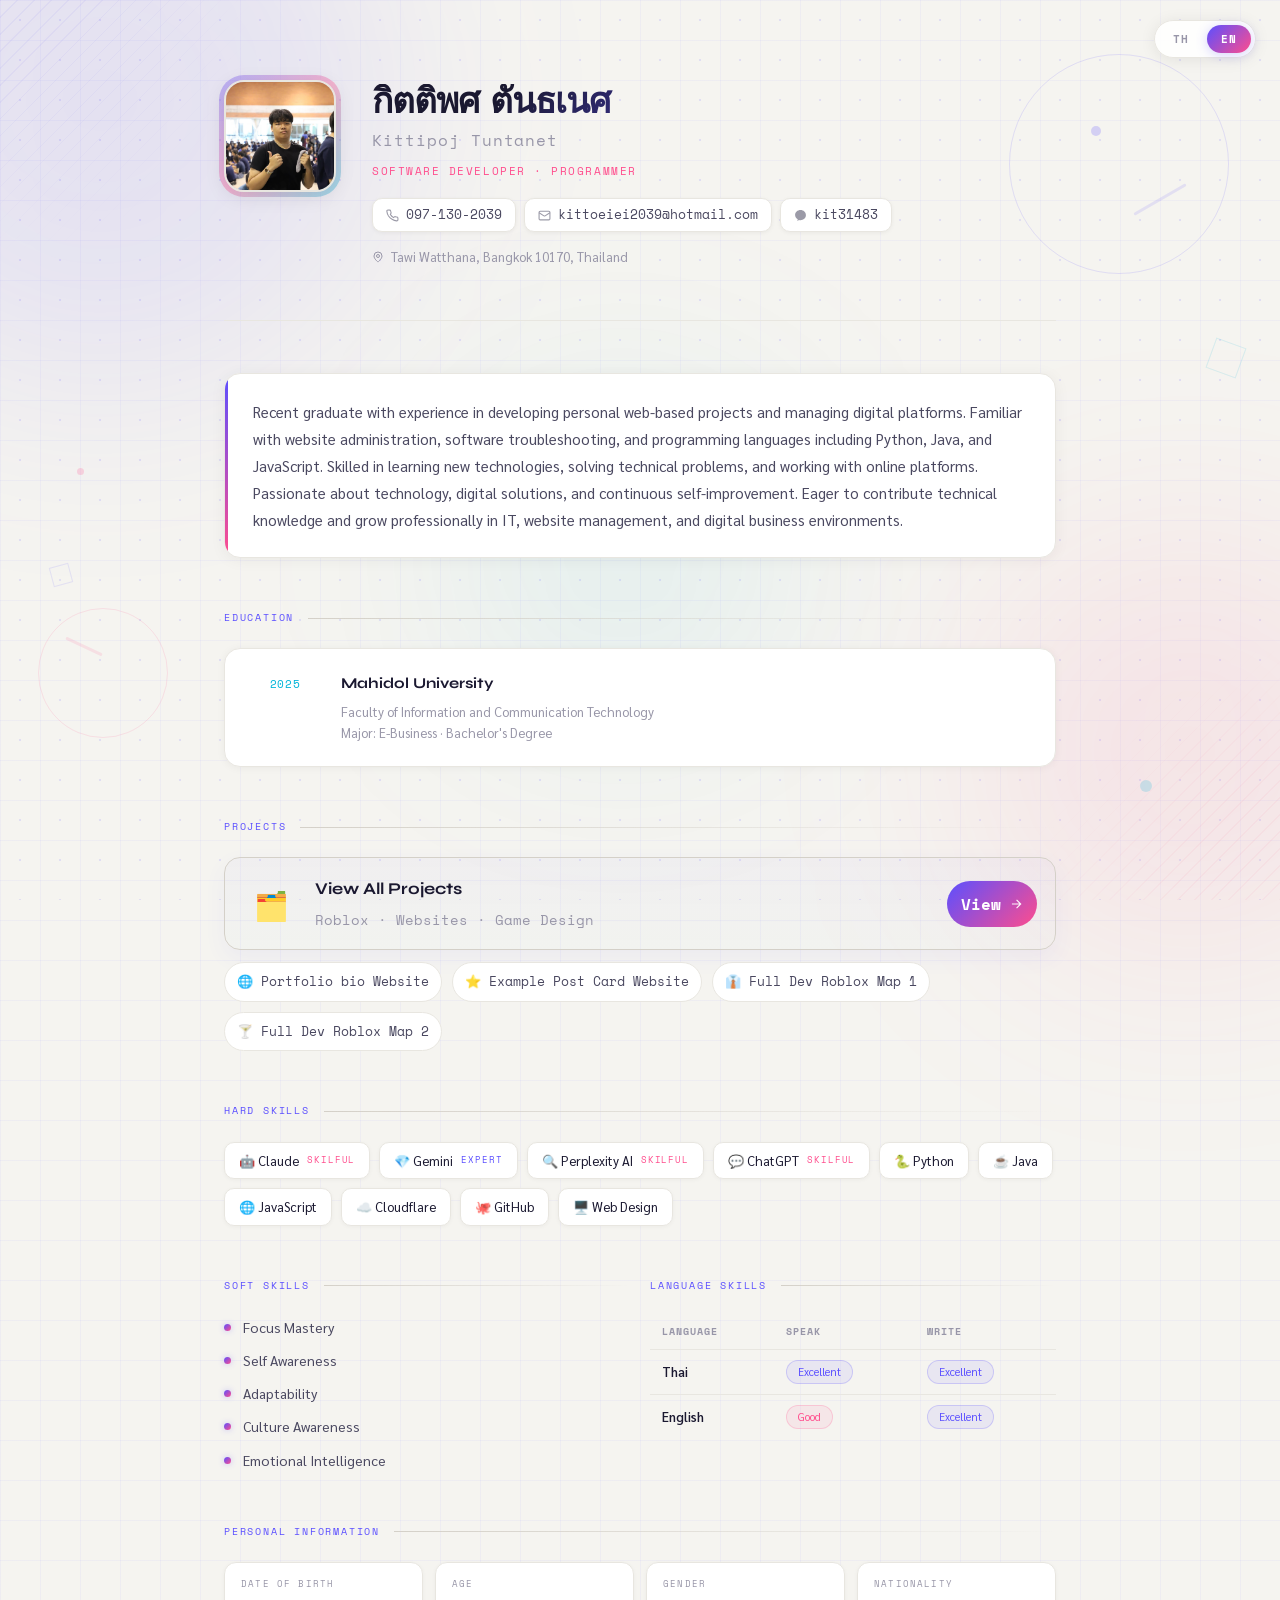
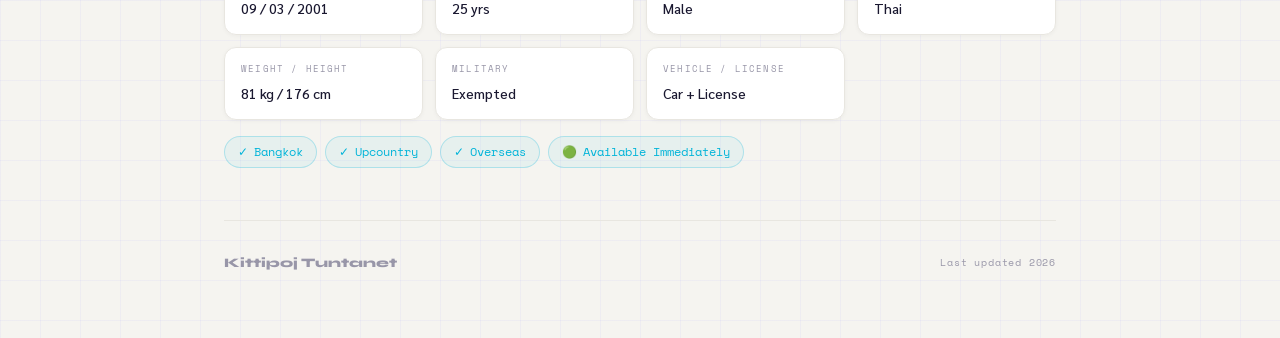
<file: index.html>
<!DOCTYPE html>
<html lang="th">
<head>
  <meta charset="UTF-8" />
  <meta name="viewport" content="width=device-width, initial-scale=1.0" />
  <title>Kittipoj Tuntanet</title>

  <!-- Google Fonts -->
  <link rel="preconnect" href="https://fonts.googleapis.com" />
  <link rel="preconnect" href="https://fonts.gstatic.com" crossorigin />
  <link href="https://fonts.googleapis.com/css2?family=Syne:wght@400;600;700;800&family=Sarabun:wght@300;400;500;600&family=Space+Mono:wght@400;700&display=swap" rel="stylesheet" />

  <!-- Main Stylesheet -->
  <link rel="stylesheet" href="css/style.css" />
</head>
<body>

  <!-- Background effects -->
  <div class="grid-bg"></div>
  <div class="glow-blob glow-blob-1"></div>
  <div class="glow-blob glow-blob-2"></div>
  <div class="glow-blob glow-blob-3"></div>

  <!-- Decorative floating shapes -->
  <div class="deco-shapes" aria-hidden="true">
    <div class="deco deco-ring deco-ring-1"></div>
    <div class="deco deco-ring deco-ring-2"></div>
    <div class="deco deco-dot deco-dot-1"></div>
    <div class="deco deco-dot deco-dot-2"></div>
    <div class="deco deco-dot deco-dot-3"></div>
    <div class="deco deco-line deco-line-1"></div>
    <div class="deco deco-line deco-line-2"></div>
    <div class="deco deco-square deco-square-1"></div>
    <div class="deco deco-square deco-square-2"></div>
  </div>

  <!-- ── Language Toggle ── -->
  <div class="lang-toggle">
    <button class="lang-btn active" id="btn-th" onclick="setLang('th')">TH</button>
    <button class="lang-btn"        id="btn-en" onclick="setLang('en')">EN</button>
  </div>

  <div class="page">

    <!-- ════════════════════════════
         HERO
         ════════════════════════════ -->
    <header class="hero">
      <div class="avatar-wrap">
        <div class="avatar-ring"></div>
        <img id="profile-img" src="photo.jpg" alt="Kittipoj Tuntanet"
             onerror="this.style.display='none'; document.getElementById('avatar-fallback').style.display='flex'" />
        <div id="avatar-fallback" class="avatar-placeholder" style="display:none;">👤</div>
      </div>

      <div class="hero-info">
        <h1 class="hero-name">กิตติพศ ตันธเนศ</h1>
        <p class="hero-name-sub">Kittipoj Tuntanet</p>
        <div class="hero-sub">
          <span class="inline-lang" data-lang="th">โปรแกรมเมอร์ · นักพัฒนาซอฟต์แวร์</span>
          <span class="inline-lang" data-lang="en">Software Developer · Programmer</span>
        </div>

        <div class="contacts">
          <a href="tel:0971302039" class="contact-chip">
            <svg width="13" height="13" viewBox="0 0 24 24" fill="none" stroke="currentColor" stroke-width="2">
              <path d="M22 16.92v3a2 2 0 0 1-2.18 2 19.79 19.79 0 0 1-8.63-3.07A19.5 19.5 0 0 1 4.69 13a19.79 19.79 0 0 1-3.07-8.67A2 2 0 0 1 3.6 2h3a2 2 0 0 1 2 1.72c.127.96.361 1.903.7 2.81a2 2 0 0 1-.45 2.11L8.09 9.91a16 16 0 0 0 6 6l1.27-1.27a2 2 0 0 1 2.11-.45c.907.339 1.85.573 2.81.7A2 2 0 0 1 22 16.92z"/>
            </svg>
            097-130-2039
          </a>
          <a href="mailto:kittoeiei2039@hotmail.com" class="contact-chip">
            <svg width="13" height="13" viewBox="0 0 24 24" fill="none" stroke="currentColor" stroke-width="2">
              <rect x="2" y="4" width="20" height="16" rx="2"/>
              <path d="m22 7-8.97 5.7a1.94 1.94 0 0 1-2.06 0L2 7"/>
            </svg>
            kittoeiei2039@hotmail.com
          </a>
          <a href="https://line.me/ti/p/kit31483" target="_blank" class="contact-chip">
            <svg width="13" height="13" viewBox="0 0 24 24" fill="currentColor">
              <path d="M12 2C6.48 2 2 6.08 2 11.1c0 3.33 1.97 6.26 4.96 7.96L6 22l3.25-1.7c.88.24 1.8.37 2.75.37 5.52 0 10-4.08 10-9.1C22 6.08 17.52 2 12 2z"/>
            </svg>
            kit31483
          </a>
        </div>

        <div class="location-line">
          <svg width="12" height="12" viewBox="0 0 24 24" fill="none" stroke="currentColor" stroke-width="2">
            <path d="M20 10c0 6-8 12-8 12s-8-6-8-12a8 8 0 0 1 16 0Z"/>
            <circle cx="12" cy="10" r="3"/>
          </svg>
          <span class="inline-lang" data-lang="th">เขตทวีวัฒนา, กรุงเทพมหานคร 10170</span>
          <span class="inline-lang" data-lang="en">Tawi Watthana, Bangkok 10170, Thailand</span>
        </div>
      </div>
    </header>

    <!-- ════════════════════════════
         ABOUT / SUMMARY
         ════════════════════════════ -->
    <div class="summary-box" data-lang="th">
      นักพัฒนาซอฟต์แวร์จบใหม่ที่มีประสบการณ์จากการพัฒนาโปรเจกต์ส่วนตัวด้าน Web Development และ Software Development 
      มีความรู้พื้นฐานในการเขียนโปรแกรมด้วย Python, Java และ JavaScript รวมถึงการพัฒนาเว็บไซต์และการใช้งานเครื่องมือต่างๆ 
      เช่น GitHub และ Cloudflareมีประสบการณ์ในการวางแผน ออกแบบ และพัฒนาโปรเจกต์ด้วยตนเอง สามารถเรียนรู้เทคโนโลยีใหม่
      ได้อย่างรวดเร็ว และพร้อมพัฒนาทักษะเพิ่มเติมเพื่อสร้างผลงานที่มีคุณภาพ พร้อมทั้งสามารถทำงานร่วมกับผู้อื่น รับฟังความคิดเห็น 
      และแก้ไขปัญหาได้อย่างเป็นระบบ
    </div>
    <div class="summary-box" data-lang="en">
      Recent graduate with experience in developing personal web-based projects and managing digital platforms.
      Familiar with website administration, software troubleshooting, and programming languages including Python, Java, and JavaScript.
      Skilled in learning new technologies, solving technical problems, and working with online platforms. 
      Passionate about technology, digital solutions, and continuous self-improvement. Eager to contribute technical 
      knowledge and grow professionally in IT, website management, and digital business environments.
    </div>

    <!-- ════════════════════════════
         EDUCATION
         ════════════════════════════ -->
    <section class="section">
      <div class="section-label">
        <span class="inline-lang" data-lang="th">ประวัติการศึกษา</span>
        <span class="inline-lang" data-lang="en">Education</span>
      </div>
      <div class="edu-block">
        <div class="edu-year">2025</div>
        <div>
          <div class="edu-name">
            <span class="inline-lang" data-lang="th">มหาวิทยาลัยมหิดล</span>
            <span class="inline-lang" data-lang="en">Mahidol University</span>
          </div>
          <div class="edu-detail">
            <span class="inline-lang" data-lang="th">
              คณะเทคโนโลยีสารสนเทศและการสื่อสาร<br/>
              สาขา: ธุรกิจอิเล็กทรอนิกส์ · ปริญญาตรี
            </span>
            <span class="inline-lang" data-lang="en">
              Faculty of Information and Communication Technology<br/>
              Major: E-Business · Bachelor's Degree
            </span>
          </div>
        </div>
      </div>
    </section>

    <!-- ════════════════════════════
         ปุ่มไปหน้า PROJECTS (เพิ่มใหม่!)
         ════════════════════════════ -->
    <section class="section" id="projects-cta">
  <div class="section-label">
    <span class="inline-lang" data-lang="th">โปรเจกต์</span>
    <span class="inline-lang" data-lang="en">Projects</span>
  </div>

  <!-- Clickable banner: whole card is the link -->
  <a href="projects.html" class="projects-cta-banner" aria-label="View all projects — เปิดหน้าโปรเจกต์ทั้งหมด">
    <div class="projects-cta-left">
      <div class="projects-cta-icon" aria-hidden="true">🗂️</div>
    </div>

    <div class="projects-cta-main">
      <div class="projects-cta-title">
        <span class="inline-lang" data-lang="th">ดูโปรเจกต์ทั้งหมด</span>
        <span class="inline-lang" data-lang="en">View All Projects</span>
      </div>
      <div class="projects-cta-sub">
        <span class="inline-lang" data-lang="th">Roblox · เว็บไซต์ · Game Design</span>
        <span class="inline-lang" data-lang="en">Roblox · Websites · Game Design</span>
      </div>
    </div>

    <div class="projects-cta-action" aria-hidden="true">
      <span class="projects-btn">
        <span class="inline-lang" data-lang="th">ดู</span>
        <span class="inline-lang" data-lang="en">View</span>
        <svg class="btn-arrow" width="14" height="14" viewBox="0 0 24 24" fill="none" stroke="currentColor" stroke-width="2" aria-hidden="true"><path d="M5 12h14M13 5l7 7-7 7"/></svg>
      </span>
    </div>
  </a>

  <!-- Quick chips (direct links) -->
  <div class="projects-quick-grid" aria-hidden="false">
    <a href="https://kittoeiei.page.gd/" class="quick-chip" target="_blank" rel="noopener">🌐 <span class="chip-text">Portfolio bio Website</span></a>
    <a href="https://kittoeiei-site.kittokub2.workers.dev/" class="quick-chip" target="_blank" rel="noopener">⭐ <span class="chip-text">Example Post Card Website</span></a>
    <a href="https://www.roblox.com/games/71297238657506" class="quick-chip" target="_blank" rel="noopener">👔 <span class="chip-text">Full Dev Roblox Map 1</span></a>
    <a href="https://www.roblox.com/games/70475790937399" class="quick-chip" target="_blank" rel="noopener">🍸 <span class="chip-text">Full Dev Roblox Map 2</span></a>
  </div>
</section>

    <!-- ════════════════════════════
         HARD SKILLS
         ════════════════════════════ -->
    <section class="section">
      <div class="section-label">
        <span class="inline-lang" data-lang="th">ทักษะด้านเทคนิค</span>
        <span class="inline-lang" data-lang="en">Hard Skills</span>
      </div>
      <div class="skills-grid">

        <!-- AI Tools -->
        <div class="skill-tag">
          <span>🤖 Claude</span>
          <span class="skill-level level-skilful">
            <span class="inline-lang" data-lang="th">ชำนาญ</span>
            <span class="inline-lang" data-lang="en">Skilful</span>
          </span>
        </div>
        <div class="skill-tag">
          <span>💎 Gemini</span>
          <span class="skill-level level-expert">
            <span class="inline-lang" data-lang="th">เชี่ยวชาญ</span>
            <span class="inline-lang" data-lang="en">Expert</span>
          </span>
        </div>
        <div class="skill-tag">
          <span>🔍 Perplexity AI</span>
          <span class="skill-level level-skilful">
            <span class="inline-lang" data-lang="th">ชำนาญ</span>
            <span class="inline-lang" data-lang="en">Skilful</span>
          </span>
        </div>
        <div class="skill-tag">
          <span>💬 ChatGPT</span>
          <span class="skill-level level-skilful">
            <span class="inline-lang" data-lang="th">ชำนาญ</span>
            <span class="inline-lang" data-lang="en">Skilful</span>
          </span>
        </div>

        <!-- Programming -->
        <div class="skill-tag"><span>🐍 Python</span></div>
        <div class="skill-tag"><span>☕ Java</span></div>
        <div class="skill-tag"><span>🌐 JavaScript</span></div>

        <!-- Web / DevOps -->
        <div class="skill-tag"><span>☁️ Cloudflare</span></div>
        <div class="skill-tag"><span>🐙 GitHub</span></div>
        <div class="skill-tag">
          <span class="inline-lang" data-lang="th">🖥️ ออกแบบเว็บไซต์</span>
          <span class="inline-lang" data-lang="en">🖥️ Web Design</span>
        </div>

      </div>
    </section>

    <!-- ════════════════════════════
         SOFT SKILLS + LANGUAGES
         ════════════════════════════ -->
    <div class="two-col section">

      <!-- Soft Skills -->
      <div>
        <div class="section-label">
          <span class="inline-lang" data-lang="th">ทักษะซอฟต์</span>
          <span class="inline-lang" data-lang="en">Soft Skills</span>
        </div>
        <div class="soft-list">
          <div class="soft-item">
            <div class="soft-dot"></div>
            <span class="inline-lang" data-lang="th">ทักษะการควบคุมจิตใจและสมาธิ</span>
            <span class="inline-lang" data-lang="en">Focus Mastery</span>
          </div>
          <div class="soft-item">
            <div class="soft-dot"></div>
            <span class="inline-lang" data-lang="th">ทักษะการรู้จักตนเอง</span>
            <span class="inline-lang" data-lang="en">Self Awareness</span>
          </div>
          <div class="soft-item">
            <div class="soft-dot"></div>
            <span class="inline-lang" data-lang="th">ทักษะความสามารถในการปรับตัว</span>
            <span class="inline-lang" data-lang="en">Adaptability</span>
          </div>
          <div class="soft-item">
            <div class="soft-dot"></div>
            <span class="inline-lang" data-lang="th">ทักษะการเข้าใจความแตกต่างทางวัฒนธรรม</span>
            <span class="inline-lang" data-lang="en">Culture Awareness</span>
          </div>
          <div class="soft-item">
            <div class="soft-dot"></div>
            <span class="inline-lang" data-lang="th">ทักษะความฉลาดทางอารมณ์</span>
            <span class="inline-lang" data-lang="en">Emotional Intelligence</span>
          </div>
        </div>
      </div>

      <!-- Language Proficiency -->
      <div>
        <div class="section-label">
          <span class="inline-lang" data-lang="th">ทักษะทางภาษา</span>
          <span class="inline-lang" data-lang="en">Language Skills</span>
        </div>
        <table class="lang-table">
          <thead>
            <tr>
              <th><span class="inline-lang" data-lang="th">ภาษา</span><span class="inline-lang" data-lang="en">Language</span></th>
              <th><span class="inline-lang" data-lang="th">พูด</span><span class="inline-lang" data-lang="en">Speak</span></th>
              <th><span class="inline-lang" data-lang="th">เขียน</span><span class="inline-lang" data-lang="en">Write</span></th>
            </tr>
          </thead>
          <tbody>
            <tr>
              <td class="lang-name"><span class="inline-lang" data-lang="th">ไทย</span><span class="inline-lang" data-lang="en">Thai</span></td>
              <td><span class="proficiency prof-excellent"><span class="inline-lang" data-lang="th">ดีมาก</span><span class="inline-lang" data-lang="en">Excellent</span></span></td>
              <td><span class="proficiency prof-excellent"><span class="inline-lang" data-lang="th">ดีมาก</span><span class="inline-lang" data-lang="en">Excellent</span></span></td>
            </tr>
            <tr>
              <td class="lang-name"><span class="inline-lang" data-lang="th">อังกฤษ</span><span class="inline-lang" data-lang="en">English</span></td>
              <td><span class="proficiency prof-good"><span class="inline-lang" data-lang="th">ดี</span><span class="inline-lang" data-lang="en">Good</span></span></td>
              <td><span class="proficiency prof-excellent"><span class="inline-lang" data-lang="th">ดีมาก</span><span class="inline-lang" data-lang="en">Excellent</span></span></td>
            </tr>
          </tbody>
        </table>
      </div>

    </div>

    <!-- ════════════════════════════
         PERSONAL INFORMATION
         ════════════════════════════ -->
    <section class="section">
      <div class="section-label">
        <span class="inline-lang" data-lang="th">ข้อมูลส่วนตัว</span>
        <span class="inline-lang" data-lang="en">Personal Information</span>
      </div>
      <div class="meta-grid">
        <div class="meta-item">
          <div class="meta-label"><span class="inline-lang" data-lang="th">วันเกิด</span><span class="inline-lang" data-lang="en">Date of Birth</span></div>
          <div class="meta-value">09 / 03 / 2001</div>
        </div>
        <div class="meta-item">
          <div class="meta-label"><span class="inline-lang" data-lang="th">อายุ</span><span class="inline-lang" data-lang="en">Age</span></div>
          <div class="meta-value"><span class="inline-lang" data-lang="th">25 ปี</span><span class="inline-lang" data-lang="en">25 yrs</span></div>
        </div>
        <div class="meta-item">
          <div class="meta-label"><span class="inline-lang" data-lang="th">เพศ</span><span class="inline-lang" data-lang="en">Gender</span></div>
          <div class="meta-value"><span class="inline-lang" data-lang="th">ชาย</span><span class="inline-lang" data-lang="en">Male</span></div>
        </div>
        <div class="meta-item">
          <div class="meta-label"><span class="inline-lang" data-lang="th">สัญชาติ</span><span class="inline-lang" data-lang="en">Nationality</span></div>
          <div class="meta-value"><span class="inline-lang" data-lang="th">ไทย</span><span class="inline-lang" data-lang="en">Thai</span></div>
        </div>
        <div class="meta-item">
          <div class="meta-label"><span class="inline-lang" data-lang="th">น้ำหนัก / ส่วนสูง</span><span class="inline-lang" data-lang="en">Weight / Height</span></div>
          <div class="meta-value">81 kg / 176 cm</div>
        </div>
        <div class="meta-item">
          <div class="meta-label"><span class="inline-lang" data-lang="th">ทหาร</span><span class="inline-lang" data-lang="en">Military</span></div>
          <div class="meta-value"><span class="inline-lang" data-lang="th">ได้รับการยกเว้น</span><span class="inline-lang" data-lang="en">Exempted</span></div>
        </div>
        <div class="meta-item">
          <div class="meta-label"><span class="inline-lang" data-lang="th">ยานพาหนะ</span><span class="inline-lang" data-lang="en">Vehicle / License</span></div>
          <div class="meta-value"><span class="inline-lang" data-lang="th">รถยนต์ + ใบขับขี่</span><span class="inline-lang" data-lang="en">Car + License</span></div>
        </div>
      </div>

      <!-- Availability -->
      <div class="avail-list">
        <div class="avail-chip">✓ <span class="inline-lang" data-lang="th">กรุงเทพฯ</span><span class="inline-lang" data-lang="en">Bangkok</span></div>
        <div class="avail-chip">✓ <span class="inline-lang" data-lang="th">ต่างจังหวัด</span><span class="inline-lang" data-lang="en">Upcountry</span></div>
        <div class="avail-chip">✓ <span class="inline-lang" data-lang="th">ต่างประเทศ</span><span class="inline-lang" data-lang="en">Overseas</span></div>
        <div class="avail-chip">🟢 <span class="inline-lang" data-lang="th">เริ่มงานได้ทันที</span><span class="inline-lang" data-lang="en">Available Immediately</span></div>
      </div>
    </section>

    <!-- ════════════════════════════
         FOOTER
         ════════════════════════════ -->
    <footer class="footer">
      <div class="footer-name">Kittipoj Tuntanet</div>
      <div class="footer-note">
        <span class="inline-lang" data-lang="th">อัปเดตล่าสุด 2026</span>
        <span class="inline-lang" data-lang="en">Last updated 2026</span>
      </div>
    </footer>

  </div><!-- /page -->

  <!-- Language Script -->
  <script src="js/lang.js"></script>

</body>
</html>
</file>
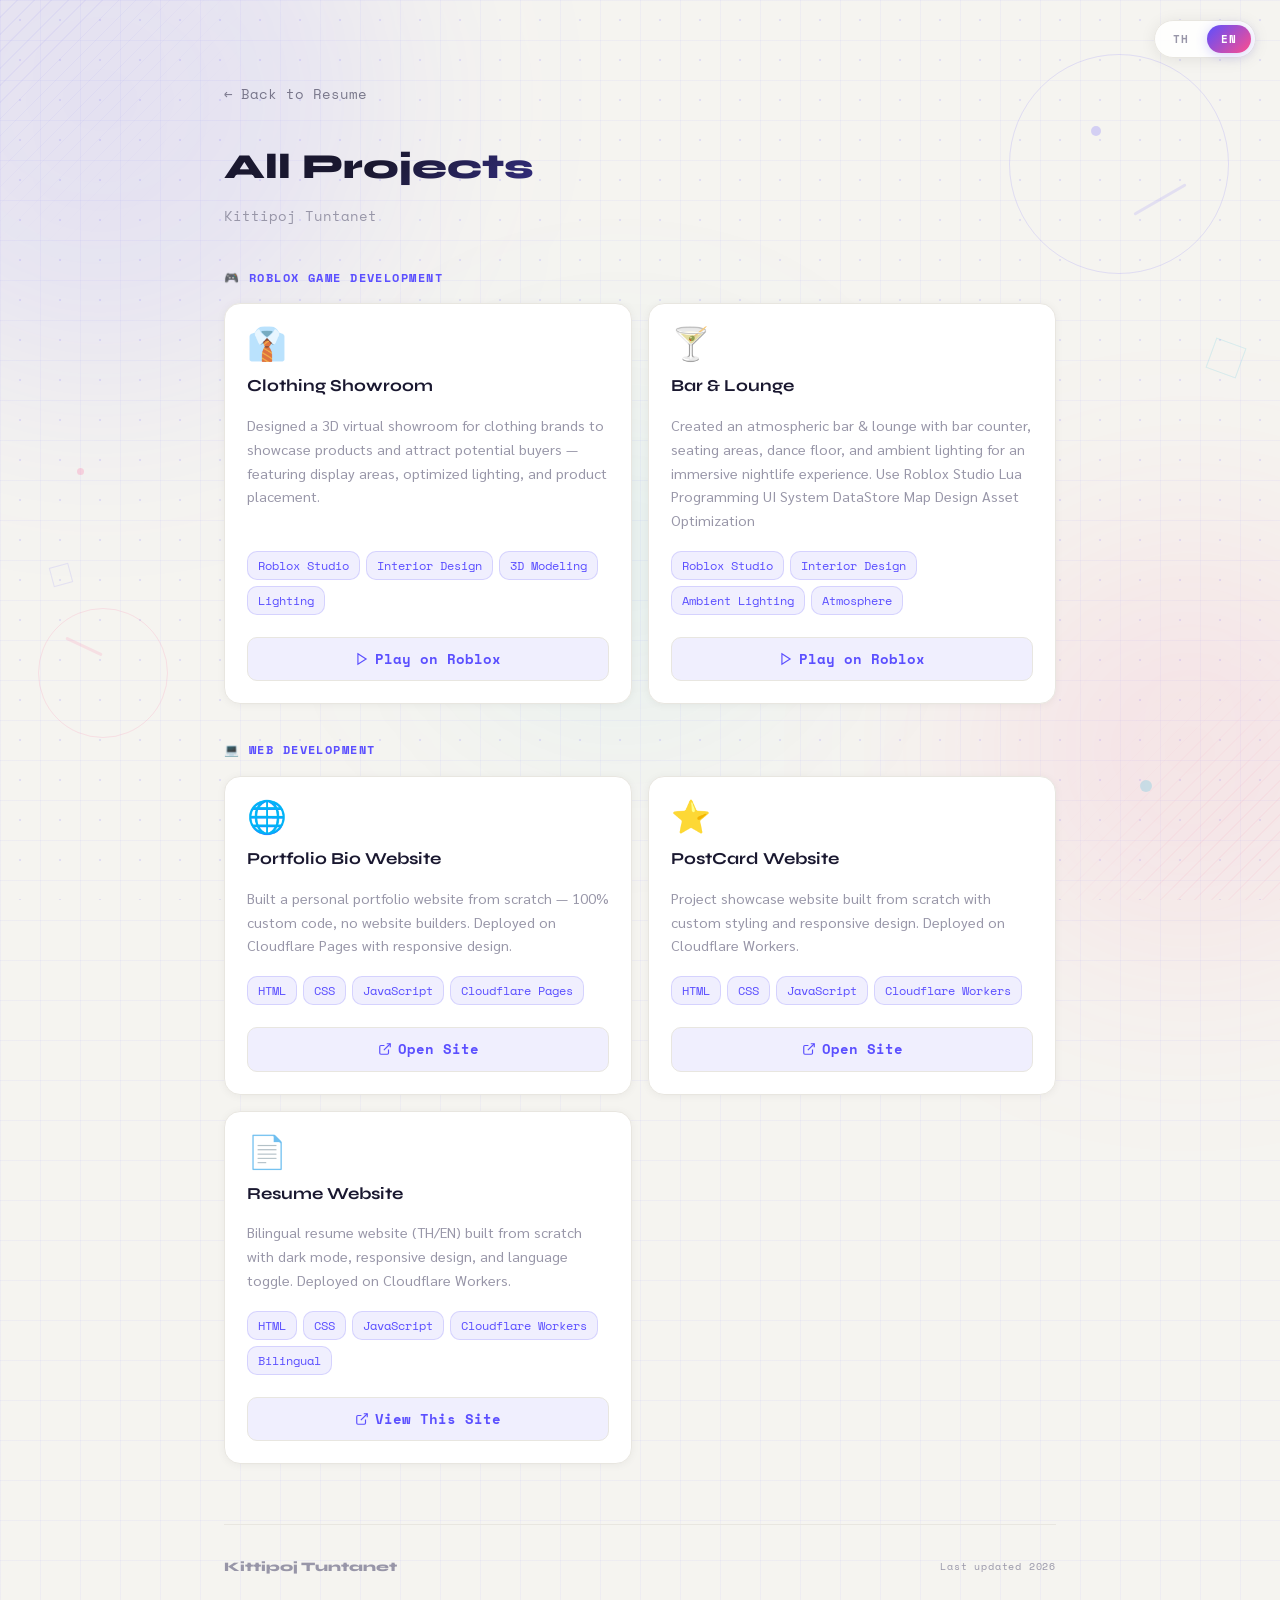
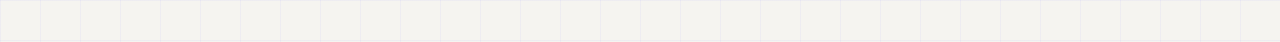
<file: projects.html>
<!DOCTYPE html>
<html lang="th">
<head>
  <meta charset="UTF-8" />
  <meta name="viewport" content="width=device-width, initial-scale=1.0" />
  <title>Projects — Kittipoj Tuntanet</title>
  <link rel="preconnect" href="https://fonts.googleapis.com" />
  <link rel="preconnect" href="https://fonts.gstatic.com" crossorigin />
  <link href="https://fonts.googleapis.com/css2?family=Syne:wght@400;600;700;800&family=Sarabun:wght@300;400;500;600&family=Space+Mono:wght@400;700&display=swap" rel="stylesheet" />
  <link rel="stylesheet" href="css/style.css" />
  <style>
    /* ── Back Button ── */
    .back-btn {
      display: inline-flex;
      align-items: center;
      gap: 8px;
      color: var(--text-secondary);
      text-decoration: none;
      opacity: 0.7;
      font-size: 0.9em;
      margin-bottom: 32px;
      transition: all 0.2s;
      font-family: var(--font-mono);
    }
    .back-btn:hover {
      opacity: 1;
      color: var(--accent);
      transform: translateX(-3px);
    }

    /* ── Page Title ── */
    .projects-page-title {
      font-family: var(--font-display);
      font-size: 2.2em;
      font-weight: 800;
      margin-bottom: 8px;
      background: linear-gradient(135deg, var(--text-primary) 20%, var(--accent) 75%);
      -webkit-background-clip: text;
      -webkit-text-fill-color: transparent;
      background-clip: text;
    }
    .projects-page-sub {
      font-family: var(--font-mono);
      font-size: 0.9em;
      color: var(--text-muted);
      margin-bottom: 40px;
    }

    /* ── Category Label ── */
    .cat-label {
      font-family: var(--font-mono);
      font-size: 0.75em;
      font-weight: 700;
      letter-spacing: 0.12em;
      text-transform: uppercase;
      color: var(--accent);
      margin: 36px 0 16px;
    }
    .cat-label:first-of-type { margin-top: 24px; }

    /* ── Project Cards Grid ── */
    .proj-grid {
      display: grid;
      grid-template-columns: repeat(auto-fill, minmax(280px, 1fr));
      gap: 16px;
    }

    /* ── Project Card ── */
    .proj-card {
      background: var(--surface);
      border: 1px solid var(--border);
      border-radius: var(--radius-card);
      padding: 22px;
      display: flex;
      flex-direction: column;
      gap: 10px;
      transition: all 0.25s ease;
      box-shadow: 0 1px 8px rgba(0,0,0,0.05);
    }
    .proj-card:hover {
      border-color: var(--accent);
      transform: translateY(-3px);
      box-shadow: 0 8px 32px rgba(91,79,255,0.12);
    }
    .proj-card-icon {
      font-size: 2em;
      line-height: 1;
      margin-bottom: 4px;
    }
    .proj-card-title {
      font-family: var(--font-display);
      font-size: 1.05em;
      font-weight: 700;
      color: var(--text-primary);
      margin-bottom: 4px;
    }
    .proj-card-desc {
      font-size: 0.9em;
      color: var(--text-muted);
      line-height: 1.65;
      flex: 1;
    }
    .proj-tags {
      display: flex;
      flex-wrap: wrap;
      gap: 6px;
      margin-top: 8px;
    }
    .proj-tag {
      font-size: 0.72em;
      font-family: var(--font-mono);
      padding: 4px 10px;
      border-radius: var(--radius-sm);
      background: var(--tag-bg);
      border: 1px solid rgba(91,79,255,0.18);
      color: var(--accent);
    }
    .proj-card-btn {
      display: inline-flex;
      align-items: center;
      justify-content: center;
      gap: 6px;
      margin-top: 12px;
      padding: 10px 16px;
      border-radius: var(--radius-sm);
      background: var(--tag-bg);
      border: 1px solid var(--border);
      color: var(--accent);
      text-decoration: none;
      font-size: 0.85em;
      font-family: var(--font-mono);
      font-weight: 600;
      transition: all 0.2s ease;
    }
    .proj-card-btn:hover {
      background: var(--accent);
      color: #fff;
      border-color: var(--accent);
      transform: translateY(-1px);
      box-shadow: 0 4px 12px rgba(91,79,255,0.15);
    }

    @media (max-width: 600px) {
      .proj-grid { grid-template-columns: 1fr; }
      .projects-page-title { font-size: 1.6em; }
      .two-col { grid-template-columns: 1fr; }
    }
  </style>
</head>
<body>

  <!-- Background effects -->
  <div class="grid-bg"></div>
  <div class="glow-blob glow-blob-1"></div>
  <div class="glow-blob glow-blob-2"></div>
  <div class="glow-blob glow-blob-3"></div>

  <!-- Decorative floating shapes -->
  <div class="deco-shapes" aria-hidden="true">
    <div class="deco deco-ring deco-ring-1"></div>
    <div class="deco deco-ring deco-ring-2"></div>
    <div class="deco deco-dot deco-dot-1"></div>
    <div class="deco deco-dot deco-dot-2"></div>
    <div class="deco deco-dot deco-dot-3"></div>
    <div class="deco deco-line deco-line-1"></div>
    <div class="deco deco-line deco-line-2"></div>
    <div class="deco deco-square deco-square-1"></div>
    <div class="deco deco-square deco-square-2"></div>
  </div>

  <!-- Language Toggle -->
  <div class="lang-toggle">
    <button class="lang-btn active" id="btn-th" onclick="setLang('th')">TH</button>
    <button class="lang-btn"        id="btn-en" onclick="setLang('en')">EN</button>
  </div>

  <div class="page">

    <!-- Back Button -->
    <a href="index.html" class="back-btn">
      ← <span class="inline-lang" data-lang="th">กลับหน้าหลัก</span>
        <span class="inline-lang" data-lang="en">Back to Resume</span>
    </a>

    <!-- Page Title -->
    <div class="projects-page-title">
      <span class="inline-lang" data-lang="th">โปรเจกต์ทั้งหมด</span>
      <span class="inline-lang" data-lang="en">All Projects</span>
    </div>
    <div class="projects-page-sub">Kittipoj Tuntanet</div>

    <!-- ── Category 1: Roblox ── -->
    <div class="cat-label">
      <span class="inline-lang" data-lang="th">🎮 พัฒนาเกม Roblox</span>
      <span class="inline-lang" data-lang="en">🎮 Roblox Game Development</span>
    </div>
    <div class="proj-grid">

      <!-- Roblox Clothing Showroom -->
      <div class="proj-card">
        <div class="proj-card-icon">👔</div>
        <div class="proj-card-title">
          <span class="inline-lang" data-lang="th">โชว์รูมเสื้อผ้า</span>
          <span class="inline-lang" data-lang="en">Clothing Showroom</span>
        </div>
        <div class="proj-card-desc">
          <span class="inline-lang" data-lang="th">
            ออกแบบโชว์รูม 3D สำหรับแบรนด์เสื้อผ้าให้ลูกค้ามาดูสินค้าแล้วสนใจซื้อ
            มีพื้นที่จัดแสดง จัดแสงไฟ และจุดวางสินค้าเพื่อดึงดูดผู้ซื้อ
          </span>
          <span class="inline-lang" data-lang="en">
            Designed a 3D virtual showroom for clothing brands to showcase products
            and attract potential buyers — featuring display areas, optimized lighting,
            and product placement.
          </span>
        </div>
        <div class="proj-tags">
          <span class="proj-tag">Roblox Studio</span>
          <span class="proj-tag">Interior Design</span>
          <span class="proj-tag">3D Modeling</span>
          <span class="proj-tag">Lighting</span>
        </div>
        <!-- แทนที่ # ด้วยลิงก์เกม Roblox จริง -->
        <a href="https://www.roblox.com/games/71297238657506" target="_blank" class="proj-card-btn">
          <svg width="14" height="14" viewBox="0 0 24 24" fill="none" stroke="currentColor" stroke-width="2"><polygon points="5 3 19 12 5 21 5 3"/></svg>
          <span class="inline-lang" data-lang="th">เล่นบน Roblox</span>
          <span class="inline-lang" data-lang="en">Play on Roblox</span>
        </a>
      </div>

      <!-- Roblox Bar/Lounge -->
      <div class="proj-card">
        <div class="proj-card-icon">🍸</div>
        <div class="proj-card-title">
          <span class="inline-lang" data-lang="th">ผับ & Lounge</span>
          <span class="inline-lang" data-lang="en">Bar & Lounge</span>
        </div>
        <div class="proj-card-desc">
          <span class="inline-lang" data-lang="th">
            ออกแบบผับและ lounge atmosphere พร้อมบาร์ ที่นั่ง dance floor
            และแสง ambient เพื่อสร้างบรรยากาศสมจริง
            ใช้ Roblox Studio
            Lua Programming
            UI System
            DataStore
            Map Design
            Asset Optimization
          </span>
          <span class="inline-lang" data-lang="en">
            Created an atmospheric bar & lounge with bar counter, seating areas,
            dance floor, and ambient lighting for an immersive nightlife experience.
            Use Roblox Studio
            Lua Programming
            UI System
            DataStore
            Map Design
            Asset Optimization
          </span>
        </div>
        <div class="proj-tags">
          <span class="proj-tag">Roblox Studio</span>
          <span class="proj-tag">Interior Design</span>
          <span class="proj-tag">Ambient Lighting</span>
          <span class="proj-tag">Atmosphere</span>
        </div>
        <!-- แทนที่ # ด้วยลิงก์เกม Roblox จริง -->
        <a href="https://www.roblox.com/games/70475790937399" target="_blank" class="proj-card-btn">
          <svg width="14" height="14" viewBox="0 0 24 24" fill="none" stroke="currentColor" stroke-width="2"><polygon points="5 3 19 12 5 21 5 3"/></svg>
          <span class="inline-lang" data-lang="th">เล่นบน Roblox</span>
          <span class="inline-lang" data-lang="en">Play on Roblox</span>
        </a>
      </div>

    </div>

    <!-- ── Category 2: Web Development ── -->
    <div class="cat-label">
      <span class="inline-lang" data-lang="th">💻 พัฒนาเว็บไซต์</span>
      <span class="inline-lang" data-lang="en">💻 Web Development</span>
    </div>
    <div class="proj-grid">

      <!-- Portfolio Website -->
      <div class="proj-card">
        <div class="proj-card-icon">🌐</div>
        <div class="proj-card-title">
          <span class="inline-lang" data-lang="th">เว็บพอร์ตโฟลิโอส่วนตัว</span>
          <span class="inline-lang" data-lang="en">Portfolio Bio Website</span>
        </div>
        <div class="proj-card-desc">
          <span class="inline-lang" data-lang="th">
            สร้างเว็บพอร์ตโฟลิโอส่วนตัวจากศูนย์ โดยไม่ใช้ WordPress หรือ Wix
            100% Custom Code พร้อม Responsive Design
          </span>
          <span class="inline-lang" data-lang="en">
            Built a personal portfolio website from scratch — 100% custom code,
            no website builders. Deployed on Cloudflare Pages with responsive design.
          </span>
        </div>
        <div class="proj-tags">
          <span class="proj-tag">HTML</span>
          <span class="proj-tag">CSS</span>
          <span class="proj-tag">JavaScript</span>
          <span class="proj-tag">Cloudflare Pages</span>
        </div>
        <a href="https://kittoeiei.page.gd/" target="_blank" class="proj-card-btn">
          <svg width="14" height="14" viewBox="0 0 24 24" fill="none" stroke="currentColor" stroke-width="2"><path d="M18 13v6a2 2 0 0 1-2 2H5a2 2 0 0 1-2-2V8a2 2 0 0 1 2-2h6"/><polyline points="15 3 21 3 21 9"/><line x1="10" y1="14" x2="21" y2="3"/></svg>
          <span class="inline-lang" data-lang="th">เปิดเว็บ</span>
          <span class="inline-lang" data-lang="en">Open Site</span>
        </a>
      </div>

      <!-- Project Spotlight -->
      <div class="proj-card">
        <div class="proj-card-icon">⭐</div>
        <div class="proj-card-title">
          <span class="inline-lang" data-lang="th">เว็บโชว์การทำโปสการ์ด</span>
          <span class="inline-lang" data-lang="en">PostCard Website</span>
        </div>
        <div class="proj-card-desc">
          <span class="inline-lang" data-lang="th">
            เว็บแสดงโปรเจกต์และงานพัฒนาต่างๆ สร้างจากศูนย์
            100% Custom Code ด้วย Cloudflare Workers
          </span>
          <span class="inline-lang" data-lang="en">
            Project showcase website built from scratch with custom styling
            and responsive design. Deployed on Cloudflare Workers.
          </span>
        </div>
        <div class="proj-tags">
          <span class="proj-tag">HTML</span>
          <span class="proj-tag">CSS</span>
          <span class="proj-tag">JavaScript</span>
          <span class="proj-tag">Cloudflare Workers</span>
        </div>
        <a href="https://kittoeiei-site.kittokub2.workers.dev/" target="_blank" class="proj-card-btn">
          <svg width="14" height="14" viewBox="0 0 24 24" fill="none" stroke="currentColor" stroke-width="2"><path d="M18 13v6a2 2 0 0 1-2 2H5a2 2 0 0 1-2-2V8a2 2 0 0 1 2-2h6"/><polyline points="15 3 21 3 21 9"/><line x1="10" y1="14" x2="21" y2="3"/></svg>
          <span class="inline-lang" data-lang="th">เปิดเว็บ</span>
          <span class="inline-lang" data-lang="en">Open Site</span>
        </a>
      </div>

      <!-- Resume Website (this site) -->
      <div class="proj-card">
        <div class="proj-card-icon">📄</div>
        <div class="proj-card-title">
          <span class="inline-lang" data-lang="th">เว็บ Resume</span>
          <span class="inline-lang" data-lang="en">Resume Website</span>
        </div>
        <div class="proj-card-desc">
          <span class="inline-lang" data-lang="th">
            สร้าง Resume website สองภาษา (ไทย/อังกฤษ) พร้อม dark mode
            และ responsive design จากศูนย์ด้วย Cloudflare Workers
          </span>
          <span class="inline-lang" data-lang="en">
            Bilingual resume website (TH/EN) built from scratch with
            dark mode, responsive design, and language toggle.
            Deployed on Cloudflare Workers.
          </span>
        </div>
        <div class="proj-tags">
          <span class="proj-tag">HTML</span>
          <span class="proj-tag">CSS</span>
          <span class="proj-tag">JavaScript</span>
          <span class="proj-tag">Cloudflare Workers</span>
          <span class="proj-tag">Bilingual</span>
        </div>
        <a href="index.html" class="proj-card-btn">
          <svg width="14" height="14" viewBox="0 0 24 24" fill="none" stroke="currentColor" stroke-width="2"><path d="M18 13v6a2 2 0 0 1-2 2H5a2 2 0 0 1-2-2V8a2 2 0 0 1 2-2h6"/><polyline points="15 3 21 3 21 9"/><line x1="10" y1="14" x2="21" y2="3"/></svg>
          <span class="inline-lang" data-lang="th">ดูหน้านี้</span>
          <span class="inline-lang" data-lang="en">View This Site</span>
        </a>
      </div>

    </div>

    <!-- Footer -->
    <footer class="footer" style="margin-top: 60px;">
      <div class="footer-name">Kittipoj Tuntanet</div>
      <div class="footer-note">
        <span class="inline-lang" data-lang="th">อัปเดตล่าสุด 2026</span>
        <span class="inline-lang" data-lang="en">Last updated 2026</span>
      </div>
    </footer>

  </div>

  <script src="js/lang.js"></script>
</body>
</html>
</file>
<file: css/style.css>
/* ============================================
   RESUME STYLESHEET — Light Theme
   แก้ไข CSS Variables ด้านล่างนี้เพื่อเปลี่ยนธีม
   ============================================ */

:root {
  /* ── COLORS ── แก้ตรงนี้เพื่อเปลี่ยนสี */
  --bg:            #f5f4f0;        /* พื้นหลัง warm white */
  --surface:       #ffffff;
  --card:          #ffffff;
  --border:        #e8e6e0;
  --border-strong: #d4d0c8;
  --accent:        #5b4fff;        /* ม่วงสด */
  --accent2:       #ff4d8d;        /* ชมพูสด */
  --accent3:       #00b4d8;        /* ฟ้าสด */
  --glow:          rgba(91,79,255,0.12);
  --text-primary:  #1a1830;
  --text-secondary:#4a4860;
  --text-muted:    #9896a8;
  --tag-bg:        #f0effe;

  /* ── TYPOGRAPHY ── */
  --font-display: 'Syne', sans-serif;
  --font-body:    'Sarabun', sans-serif;
  --font-mono:    'Space Mono', monospace;

  /* ── SPACING ── */
  --page-max:    880px;
  --page-pad:    24px;
  --section-gap: 52px;
  --radius-card: 16px;
  --radius-sm:   10px;
}

/* ============================================
   RESET & BASE
   ============================================ */
*, *::before, *::after { margin: 0; padding: 0; box-sizing: border-box; }
html { scroll-behavior: smooth; }

body {
  background: var(--bg);
  color: var(--text-primary);
  font-family: var(--font-body);
  font-weight: 400;
  line-height: 1.65;
  min-height: 100vh;
  overflow-x: hidden;
}

a { color: inherit; text-decoration: none; }

/* ============================================
   BACKGROUNDS
   ============================================ */

/* Base body pattern: fine cross-hatch lines */
body {
  background-color: var(--bg);
  background-image:
    linear-gradient(rgba(91,79,255,0.045) 1px, transparent 1px),
    linear-gradient(90deg, rgba(91,79,255,0.045) 1px, transparent 1px);
  background-size: 40px 40px;
}

/* Dot accent at every grid intersection */
.grid-bg {
  position: fixed; inset: 0;
  background-image:
    radial-gradient(circle, rgba(91,79,255,0.13) 1.5px, transparent 1.5px);
  background-size: 40px 40px;
  pointer-events: none; z-index: 0;
}

/* Diagonal stripe band — top-left corner decoration */
.grid-bg::before {
  content: '';
  position: absolute;
  top: 0; left: 0;
  width: 340px; height: 340px;
  background-image: repeating-linear-gradient(
    -45deg,
    rgba(91,79,255,0.055) 0px,
    rgba(91,79,255,0.055) 1px,
    transparent 1px,
    transparent 12px
  );
  -webkit-mask-image: radial-gradient(ellipse 100% 100% at 0% 0%, black 30%, transparent 75%);
  mask-image: radial-gradient(ellipse 100% 100% at 0% 0%, black 30%, transparent 75%);
  pointer-events: none;
}

/* Diagonal stripe band — bottom-right corner decoration */
.grid-bg::after {
  content: '';
  position: absolute;
  bottom: 0; right: 0;
  width: 340px; height: 340px;
  background-image: repeating-linear-gradient(
    -45deg,
    rgba(255,77,141,0.05) 0px,
    rgba(255,77,141,0.05) 1px,
    transparent 1px,
    transparent 12px
  );
  -webkit-mask-image: radial-gradient(ellipse 100% 100% at 100% 100%, black 30%, transparent 75%);
  mask-image: radial-gradient(ellipse 100% 100% at 100% 100%, black 30%, transparent 75%);
  pointer-events: none;
}

/* Soft pastel blobs — colour wash over the grid */
.glow-blob {
  position: fixed;
  border-radius: 50%;
  pointer-events: none;
  z-index: 0;
  filter: blur(110px);
}
.glow-blob-1 {
  width: 560px; height: 560px;
  top: -180px; left: -180px;
  background: rgba(91,79,255,0.11);
}
.glow-blob-2 {
  width: 420px; height: 420px;
  bottom: -60px; right: -120px;
  background: rgba(255,77,141,0.10);
}
.glow-blob-3 {
  width: 320px; height: 320px;
  top: 44%; left: 36%;
  background: rgba(0,180,216,0.08);
}

/* ============================================
   LANG TOGGLE
   ============================================ */
.lang-toggle {
  position: fixed; top: 20px; right: 24px;
  z-index: 200;
  display: flex; gap: 4px;
  background: rgba(255,255,255,0.85);
  border: 1px solid var(--border);
  border-radius: 100px;
  padding: 4px;
  backdrop-filter: blur(14px);
  box-shadow: 0 2px 16px rgba(0,0,0,0.08);
}

.lang-btn {
  font-family: var(--font-mono);
  font-size: 11px; font-weight: 700;
  letter-spacing: 0.08em;
  padding: 6px 14px;
  border-radius: 100px;
  border: none; cursor: pointer;
  transition: all 0.2s ease;
  background: transparent;
  color: var(--text-muted);
}

.lang-btn.active {
  background: linear-gradient(135deg, var(--accent), var(--accent2));
  color: #fff;
  box-shadow: 0 2px 12px rgba(91,79,255,0.25);
}

/* ============================================
   PAGE LAYOUT
   ============================================ */
.page {
  position: relative; z-index: 1;
  max-width: var(--page-max);
  margin: 0 auto;
  padding: 80px var(--page-pad) 64px;
}

/* ============================================
   HERO
   ============================================ */
.hero {
  display: grid;
  grid-template-columns: auto 1fr;
  gap: 36px; align-items: start;
  padding-bottom: 52px;
  border-bottom: 1px solid var(--border);
  margin-bottom: var(--section-gap);
  animation: fadeUp 0.7s ease both;
}

/* Avatar */
.avatar-wrap {
  position: relative;
  width: 112px; height: 112px; flex-shrink: 0;
}
.avatar-wrap img, .avatar-placeholder {
  width: 112px; height: 112px;
  border-radius: 20px;
  object-fit: cover; display: block;
  border: 2px solid var(--border);
  box-shadow: 0 4px 20px rgba(0,0,0,0.10);
}
.avatar-placeholder {
  background: #f0effe;
  display: flex; align-items: center; justify-content: center;
  font-size: 40px;
}
.avatar-ring {
  position: absolute; inset: -5px;
  border-radius: 25px;
  background: linear-gradient(135deg, var(--accent), var(--accent2), var(--accent3));
  z-index: -1;
  opacity: 0.35;
}

/* Hero text */
.hero-info { padding-top: 4px; }

.hero-name {
  font-family: var(--font-display);
  font-weight: 800;
  font-size: clamp(1.5rem, 3.5vw, 2.2rem);
  line-height: 1.0; letter-spacing: -0.025em;
  margin-bottom: 8px;
  background: linear-gradient(135deg, var(--text-primary) 20%, var(--accent) 75%);
  -webkit-background-clip: text; -webkit-text-fill-color: transparent;
  background-clip: text;
}

.hero-name-sub {
  font-family: var(--font-mono);
  font-size: clamp(0.85rem, 1.8vw, 1rem);
  font-weight: 400;
  letter-spacing: 0.06em;
  color: var(--text-muted);
  margin-bottom: 8px;
}

.hero-sub {
  font-family: var(--font-mono);
  font-size: 11px;
  color: var(--accent2);
  letter-spacing: 0.14em;
  text-transform: uppercase;
  margin-bottom: 18px;
}

/* Contact chips */
.contacts {
  display: flex; flex-wrap: wrap; gap: 8px;
  margin-bottom: 14px;
}

.contact-chip {
  display: flex; align-items: center; gap: 7px;
  background: var(--surface);
  border: 1px solid var(--border);
  border-radius: var(--radius-sm);
  padding: 6px 13px;
  font-size: 12.5px;
  color: var(--text-secondary);
  transition: all 0.18s ease;
  font-family: var(--font-mono);
  box-shadow: 0 1px 4px rgba(0,0,0,0.05);
}
.contact-chip:hover {
  border-color: var(--accent);
  color: var(--accent);
  background: var(--tag-bg);
  transform: translateY(-1px);
  box-shadow: 0 4px 16px rgba(91,79,255,0.12);
}
.contact-chip svg { flex-shrink: 0; opacity: 0.55; }

.location-line {
  font-size: 13px;
  color: var(--text-muted);
  display: flex; align-items: center; gap: 7px;
}

/* ============================================
   SUMMARY
   ============================================ */
.summary-box {
  position: relative;
  background: var(--surface);
  border: 1px solid var(--border);
  border-radius: var(--radius-card);
  padding: 24px 28px;
  margin-bottom: var(--section-gap);
  font-size: 15px;
  line-height: 1.8;
  color: var(--text-secondary);
  animation: fadeUp 0.7s 0.1s ease both;
  overflow: hidden;
  box-shadow: 0 2px 16px rgba(0,0,0,0.05);
}
.summary-box::before {
  content: '';
  position: absolute; top: 0; left: 0;
  width: 3px; height: 100%;
  background: linear-gradient(to bottom, var(--accent), var(--accent2));
  border-radius: 3px 0 0 3px;
}

/* ============================================
   SECTIONS
   ============================================ */
.section {
  margin-bottom: var(--section-gap);
  animation: fadeUp 0.7s ease both;
}

.section-label {
  font-family: var(--font-mono);
  font-size: 10px; letter-spacing: 0.18em;
  text-transform: uppercase;
  color: var(--accent);
  margin-bottom: 22px;
  display: flex; align-items: center; gap: 14px;
}
.section-label::after {
  content: ''; flex: 1; height: 1px;
  background: linear-gradient(to right, var(--border-strong), transparent);
}

/* ============================================
   LAYOUT HELPERS
   ============================================ */
.two-col {
  display: grid;
  grid-template-columns: 1fr 1fr;
  gap: 20px;
}
@media (max-width: 580px) {
  .two-col { grid-template-columns: 1fr; }
  .hero { grid-template-columns: 1fr; }
  .avatar-wrap { margin: 0 auto; }
}

/* ============================================
   CARDS
   ============================================ */
.info-card {
  background: var(--surface);
  border: 1px solid var(--border);
  border-radius: var(--radius-card);
  padding: 22px;
  transition: border-color 0.2s, transform 0.2s, box-shadow 0.2s;
  box-shadow: 0 1px 8px rgba(0,0,0,0.05);
}
.info-card:hover {
  border-color: var(--accent);
  transform: translateY(-3px);
  box-shadow: 0 8px 32px rgba(91,79,255,0.12);
}

.card-icon {
  width: 38px; height: 38px;
  border-radius: var(--radius-sm);
  background: var(--tag-bg);
  border: 1px solid rgba(91,79,255,0.18);
  display: flex; align-items: center; justify-content: center;
  margin-bottom: 14px;
}

.card-title {
  font-family: var(--font-display);
  font-weight: 700; font-size: 15px;
  margin-bottom: 5px;
}
.card-meta {
  font-family: var(--font-mono);
  font-size: 10px; color: var(--accent2);
  letter-spacing: 0.1em; margin-bottom: 8px;
}
.card-desc { font-size: 13px; color: var(--text-muted); line-height: 1.6; }

/* ============================================
   EDUCATION
   ============================================ */
.edu-block {
  background: var(--surface);
  border: 1px solid var(--border);
  border-radius: var(--radius-card);
  padding: 22px 26px;
  display: grid;
  grid-template-columns: 68px 1fr;
  gap: 22px; align-items: start;
  transition: border-color 0.2s, box-shadow 0.2s;
  box-shadow: 0 1px 8px rgba(0,0,0,0.05);
}
.edu-block:hover {
  border-color: var(--accent3);
  box-shadow: 0 8px 28px rgba(0,180,216,0.10);
}

.edu-year {
  font-family: var(--font-mono);
  font-size: 11px; color: var(--accent3);
  text-align: center; padding-top: 4px;
  letter-spacing: 0.06em;
}
.edu-name {
  font-family: var(--font-display);
  font-weight: 700; font-size: 15px;
  margin-bottom: 5px;
}
.edu-detail { font-size: 13px; color: var(--text-muted); line-height: 1.65; }

.gpa-badge {
  display: inline-block;
  font-family: var(--font-mono); font-size: 10px;
  padding: 3px 12px; border-radius: 100px;
  background: rgba(0,180,216,0.08);
  border: 1px solid rgba(0,180,216,0.22);
  color: var(--accent3); margin-top: 10px;
}

/* ============================================
   SKILLS
   ============================================ */
.skills-grid {
  display: flex; flex-wrap: wrap; gap: 9px;
}

.skill-tag {
  display: flex; align-items: center; gap: 8px;
  background: var(--surface);
  border: 1px solid var(--border);
  border-radius: var(--radius-sm);
  padding: 7px 14px;
  font-size: 13px;
  transition: all 0.18s ease;
  box-shadow: 0 1px 4px rgba(0,0,0,0.04);
}
.skill-tag:hover {
  border-color: var(--accent);
  background: var(--tag-bg);
  transform: translateY(-1px);
  box-shadow: 0 4px 12px rgba(91,79,255,0.10);
}

.skill-level {
  font-family: var(--font-mono); font-size: 9px;
  letter-spacing: 0.1em; text-transform: uppercase;
}
.level-expert  { color: var(--accent); }
.level-skilful { color: var(--accent2); }

/* Soft skills */
.soft-list { display: flex; flex-direction: column; gap: 10px; }
.soft-item {
  display: flex; align-items: center; gap: 12px;
  font-size: 14px; color: var(--text-secondary);
}
.soft-dot {
  width: 7px; height: 7px;
  border-radius: 50%; flex-shrink: 0;
  background: linear-gradient(135deg, var(--accent), var(--accent2));
  box-shadow: 0 0 6px rgba(91,79,255,0.3);
}

/* ============================================
   LANGUAGE TABLE
   ============================================ */
.lang-table { width: 100%; border-collapse: collapse; }
.lang-table th {
  font-family: var(--font-mono); font-size: 10px;
  letter-spacing: 0.1em; text-transform: uppercase;
  color: var(--text-muted); text-align: left;
  padding: 8px 12px;
  border-bottom: 1px solid var(--border);
}
.lang-table td {
  padding: 10px 12px; font-size: 13px;
  border-bottom: 1px solid var(--border);
}
.lang-table tr:last-child td { border-bottom: none; }
.lang-name { font-weight: 600; }

.proficiency {
  display: inline-block; font-size: 11px;
  padding: 2px 11px; border-radius: 100px;
}
.prof-excellent {
  background: rgba(91,79,255,0.08);
  color: var(--accent);
  border: 1px solid rgba(91,79,255,0.22);
}
.prof-good {
  background: rgba(255,77,141,0.08);
  color: var(--accent2);
  border: 1px solid rgba(255,77,141,0.22);
}

/* ============================================
   PERSONAL INFO GRID
   ============================================ */
.meta-grid {
  display: grid;
  grid-template-columns: repeat(auto-fill, minmax(158px, 1fr));
  gap: 12px;
}
.meta-item {
  background: var(--surface);
  border: 1px solid var(--border);
  border-radius: 12px;
  padding: 14px 16px;
  transition: border-color 0.2s, box-shadow 0.2s;
  box-shadow: 0 1px 4px rgba(0,0,0,0.04);
}
.meta-item:hover {
  border-color: var(--accent2);
  box-shadow: 0 4px 16px rgba(255,77,141,0.08);
}

.meta-label {
  font-family: var(--font-mono); font-size: 9px;
  letter-spacing: 0.13em; text-transform: uppercase;
  color: var(--text-muted); margin-bottom: 5px;
}
.meta-value { font-size: 14px; font-weight: 500; }

/* ============================================
   AVAILABILITY CHIPS
   ============================================ */
.avail-list {
  display: flex; flex-wrap: wrap; gap: 8px;
  margin-top: 16px;
}
.avail-chip {
  display: flex; align-items: center; gap: 6px;
  font-size: 12px; font-family: var(--font-mono);
  padding: 5px 13px; border-radius: 100px;
  border: 1px solid rgba(0,180,216,0.25);
  background: rgba(0,180,216,0.06);
  color: var(--accent3);
}

/* ============================================
   FOOTER
   ============================================ */
.footer {
  border-top: 1px solid var(--border);
  padding-top: 32px; margin-top: 12px;
  display: flex; align-items: center;
  justify-content: space-between;
  flex-wrap: wrap; gap: 12px;
}
.footer-name {
  font-family: var(--font-display);
  font-weight: 800; font-size: 13px;
  color: var(--text-muted);
}
.footer-note {
  font-family: var(--font-mono); font-size: 10px;
  color: var(--text-muted); letter-spacing: 0.08em;
}

/* ============================================
   DECORATIVE SHAPES
   ============================================ */
.deco-shapes {
  position: fixed; inset: 0;
  pointer-events: none; z-index: 0;
  overflow: hidden;
}

.deco { position: absolute; }

/* ── Rings ── */
.deco-ring {
  border-radius: 50%;
  border: 1.5px solid rgba(91,79,255,0.14);
}
.deco-ring-1 {
  width: 220px; height: 220px;
  top: 6%; right: 4%;
  animation: floatA 14s ease-in-out infinite;
}
.deco-ring-2 {
  width: 130px; height: 130px;
  bottom: 18%; left: 3%;
  border-color: rgba(255,77,141,0.13);
  animation: floatB 18s ease-in-out infinite;
}

/* ── Floating dots (large) ── */
.deco-dot {
  border-radius: 50%;
}
.deco-dot-1 {
  width: 10px; height: 10px;
  top: 14%; right: 14%;
  background: rgba(91,79,255,0.22);
  animation: floatA 10s ease-in-out infinite;
}
.deco-dot-2 {
  width: 7px; height: 7px;
  top: 52%; left: 6%;
  background: rgba(255,77,141,0.20);
  animation: floatB 13s ease-in-out infinite;
}
.deco-dot-3 {
  width: 12px; height: 12px;
  bottom: 12%; right: 10%;
  background: rgba(0,180,216,0.18);
  animation: floatC 16s ease-in-out infinite;
}

/* ── Short decorative lines ── */
.deco-line {
  border-radius: 4px;
  background: rgba(91,79,255,0.12);
}
.deco-line-1 {
  width: 60px; height: 3px;
  top: 22%; right: 7%;
  transform: rotate(-30deg);
  animation: floatA 12s ease-in-out infinite;
}
.deco-line-2 {
  width: 40px; height: 3px;
  bottom: 28%; left: 5%;
  background: rgba(255,77,141,0.12);
  transform: rotate(25deg);
  animation: floatC 15s ease-in-out infinite;
}

/* ── Rotated squares ── */
.deco-square {
  border: 1.5px solid rgba(0,180,216,0.13);
}
.deco-square-1 {
  width: 32px; height: 32px;
  top: 38%; right: 3%;
  transform: rotate(20deg);
  animation: spinSlow 30s linear infinite;
}
.deco-square-2 {
  width: 20px; height: 20px;
  bottom: 35%; left: 4%;
  border-color: rgba(91,79,255,0.12);
  transform: rotate(-15deg);
  animation: spinSlow 22s linear infinite reverse;
}

/* ============================================
   Project Part
   ============================================ */

/* Projects CTA banner (clickable whole card) */
.projects-cta-banner {
  display: flex;
  align-items: center;
  gap: 16px;
  padding: 18px;
  background: linear-gradient(180deg, rgba(91,79,255,0.03), rgba(0,180,216,0.01));
  border: 1px solid var(--border-strong);
  border-radius: var(--radius-card);
  text-decoration: none;
  color: inherit;
  transition: transform 0.18s ease, box-shadow 0.18s ease, border-color 0.18s;
  box-shadow: 0 8px 22px rgba(91,79,255,0.06);
  align-items: center;
}

/* hover / focus */
.projects-cta-banner:hover,
.projects-cta-banner:focus {
  transform: translateY(-4px);
  border-color: var(--accent);
  box-shadow: 0 20px 48px rgba(91,79,255,0.12);
  outline: none;
}

/* left icon */
.projects-cta-left { flex: 0 0 56px; display:flex; align-items:center; justify-content:center; }
.projects-cta-icon { font-size: 28px; }

/* main text */
.projects-cta-main { flex: 1; min-width: 0; }
.projects-cta-title {
  font-family: var(--font-display);
  font-weight: 700;
  font-size: 1.03rem;
  color: var(--text-primary);
}
.projects-cta-sub {
  font-family: var(--font-mono);
  color: var(--text-muted);
  font-size: 0.9rem;
  margin-top: 4px;
}

/* action area on the right */
.projects-cta-action { flex: 0 0 96px; display:flex; justify-content:flex-end; align-items:center; }
.projects-btn {
  display: inline-flex;
  align-items: center;
  gap: 8px;
  padding: 10px 14px;
  border-radius: 999px;
  border: none;
  background: linear-gradient(135deg, var(--accent), var(--accent2));
  color: white;
  font-family: var(--font-mono);
  font-weight: 700;
  cursor: pointer;
  transition: transform 0.12s ease, box-shadow 0.12s;
}
.projects-btn .btn-arrow { stroke: rgba(255,255,255,0.95); }
.projects-btn:hover { transform: translateY(-2px); box-shadow: 0 8px 20px rgba(91,79,255,0.2); }

/* quick chips under banner */
.projects-quick-grid {
  margin-top: 12px;
  display: flex; gap: 10px; flex-wrap:wrap;
}
.quick-chip {
  display: inline-flex; align-items:center; gap:8px;
  padding: 8px 12px;
  border-radius: 999px;
  background: var(--surface);
  border: 1px solid var(--border);
  color: var(--text-secondary);
  text-decoration: none;
  font-family: var(--font-mono);
  font-size: 13px;
  transition: all 0.12s ease;
}
.quick-chip:hover {
  color: var(--accent);
  border-color: var(--accent);
  transform: translateY(-2px);
  box-shadow: 0 10px 24px rgba(91,79,255,0.06);
}

/* responsiveness */
@media (max-width: 650px) {
  .projects-cta-banner { flex-direction: column; align-items:flex-start; gap:10px; padding:14px; }
  .projects-cta-action { width:100%; justify-content:flex-start; }
  .projects-cta-left { align-self: flex-start; }
}

/* ============================================
   ANIMATIONS
   ============================================ */
@keyframes fadeUp {
  from { opacity: 0; transform: translateY(22px); }
  to   { opacity: 1; transform: translateY(0); }
}

@keyframes floatA {
  0%, 100% { transform: translateY(0px); }
  50%       { transform: translateY(-14px); }
}
@keyframes floatB {
  0%, 100% { transform: translateY(0px); }
  50%       { transform: translateY(12px); }
}
@keyframes floatC {
  0%, 100% { transform: translateY(0px) rotate(25deg); }
  50%       { transform: translateY(-10px) rotate(25deg); }
}
@keyframes spinSlow {
  from { transform: rotate(0deg); }
  to   { transform: rotate(360deg); }
}

.hero         { animation-delay: 0.00s; }
.summary-box  { animation-delay: 0.08s; }
.section:nth-child(1) { animation-delay: 0.12s; }
.section:nth-child(2) { animation-delay: 0.17s; }
.section:nth-child(3) { animation-delay: 0.22s; }
.section:nth-child(4) { animation-delay: 0.27s; }
.section:nth-child(5) { animation-delay: 0.32s; }
.section:nth-child(6) { animation-delay: 0.37s; }

/* ============================================
   BILINGUAL VISIBILITY
   ============================================ */
[data-lang="en"]              { display: none; }
[data-lang="th"]              { display: block; }
.inline-lang[data-lang="en"]  { display: none; }
.inline-lang[data-lang="th"]  { display: inline; }

body.en [data-lang="en"]             { display: block; }
body.en [data-lang="th"]             { display: none; }
body.en .inline-lang[data-lang="en"] { display: inline; }
body.en .inline-lang[data-lang="th"] { display: none; }
</file>
